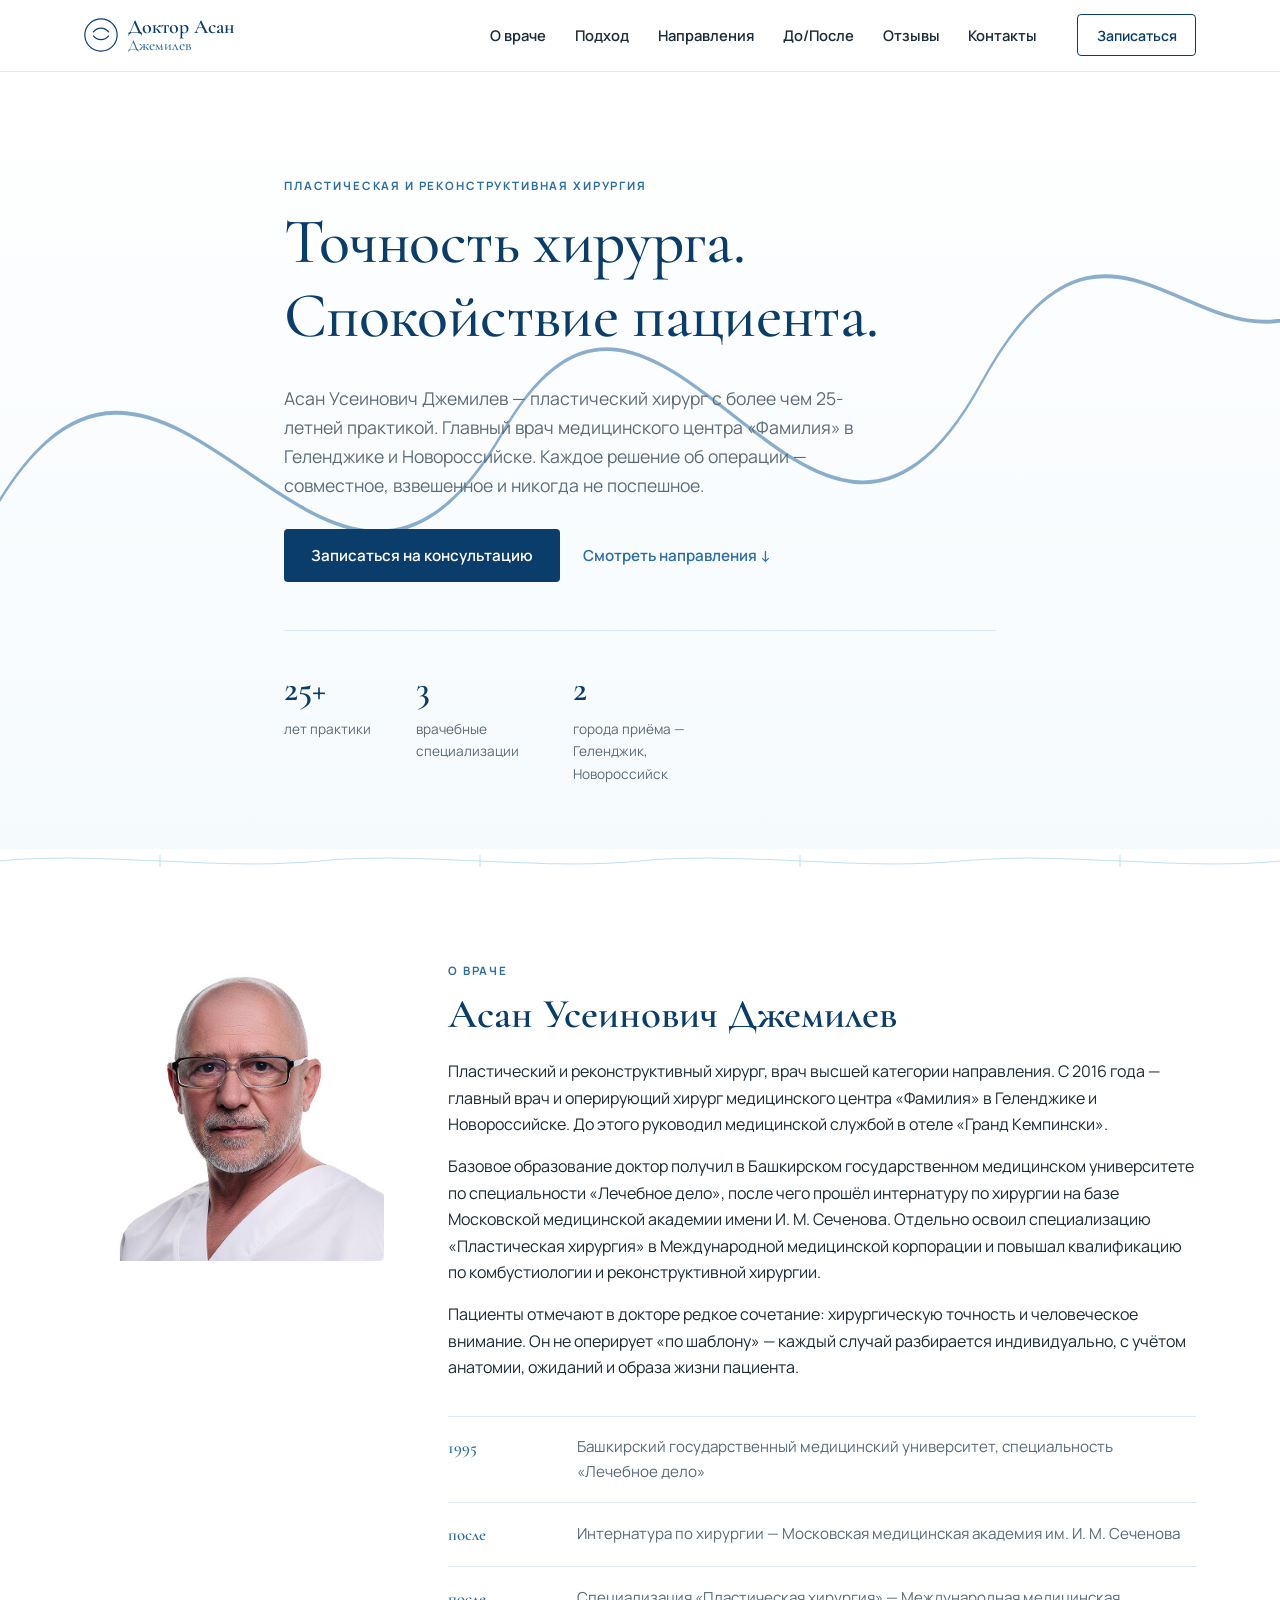
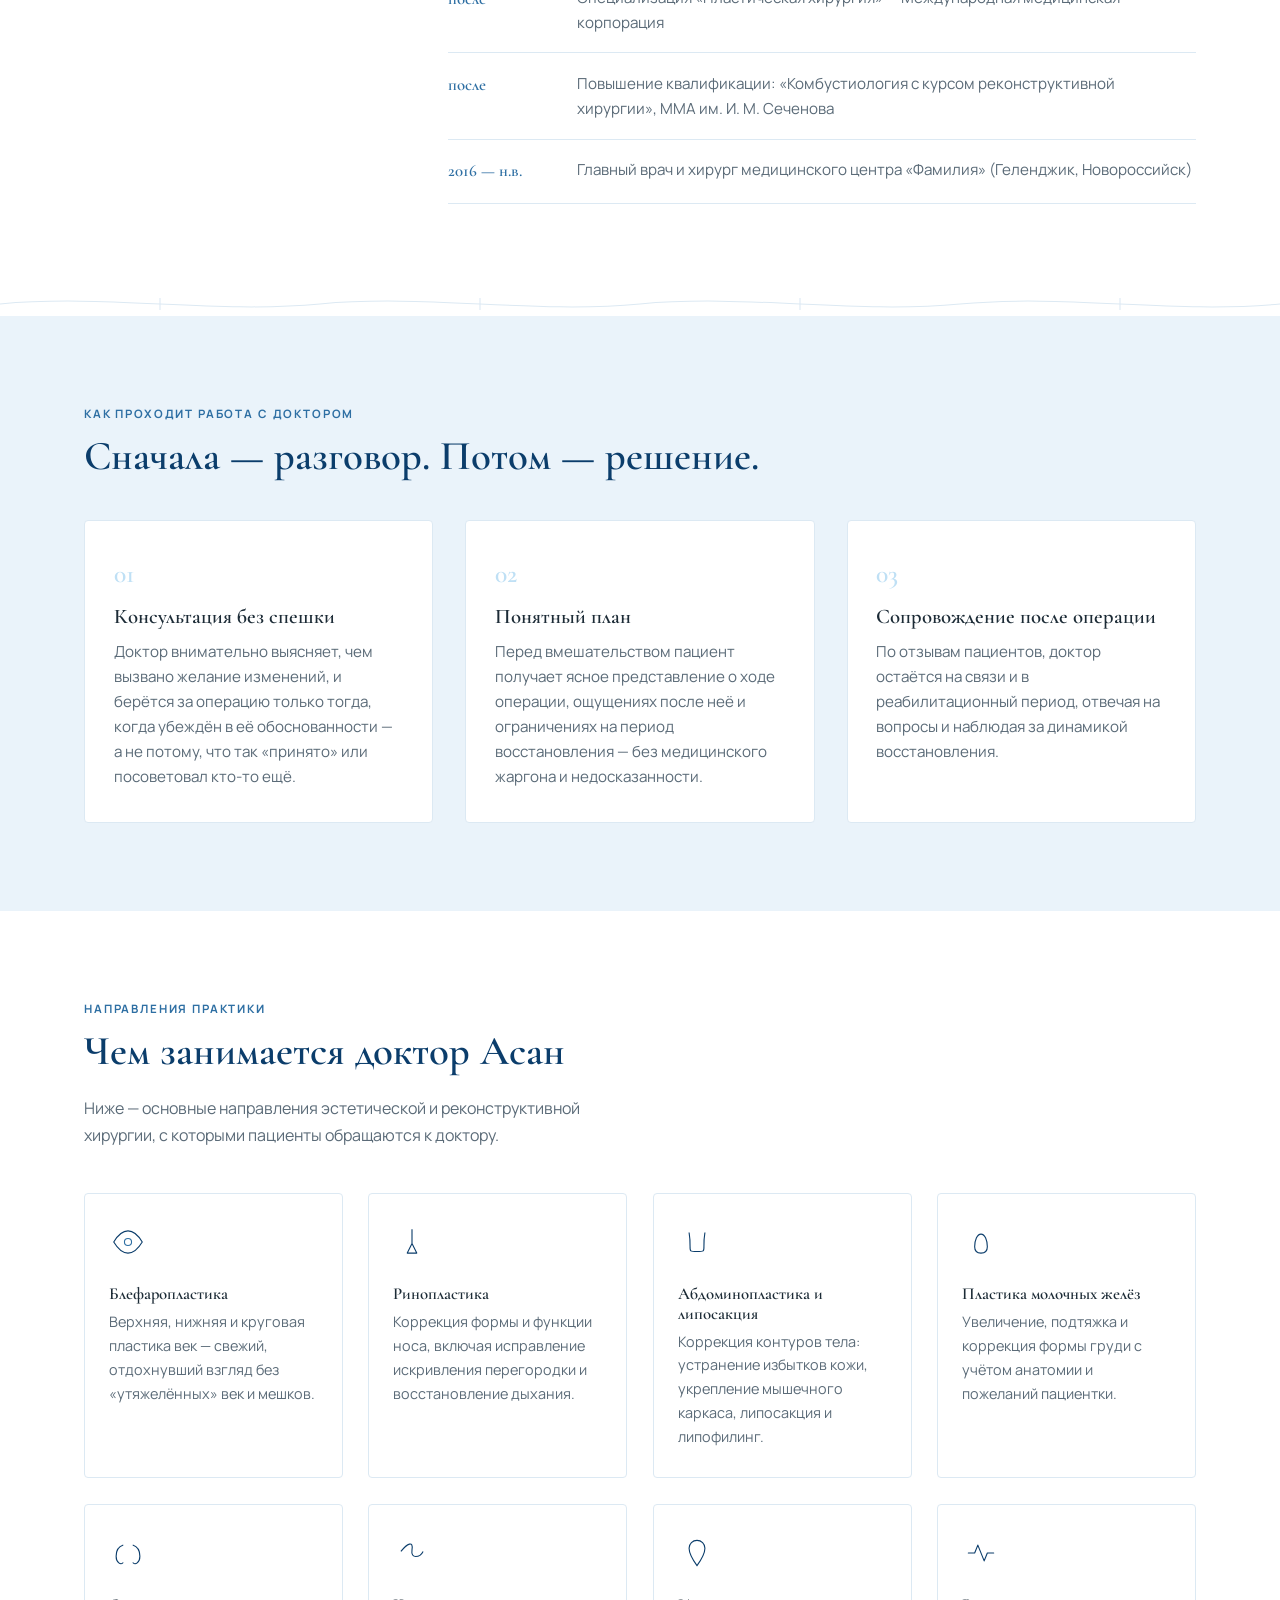
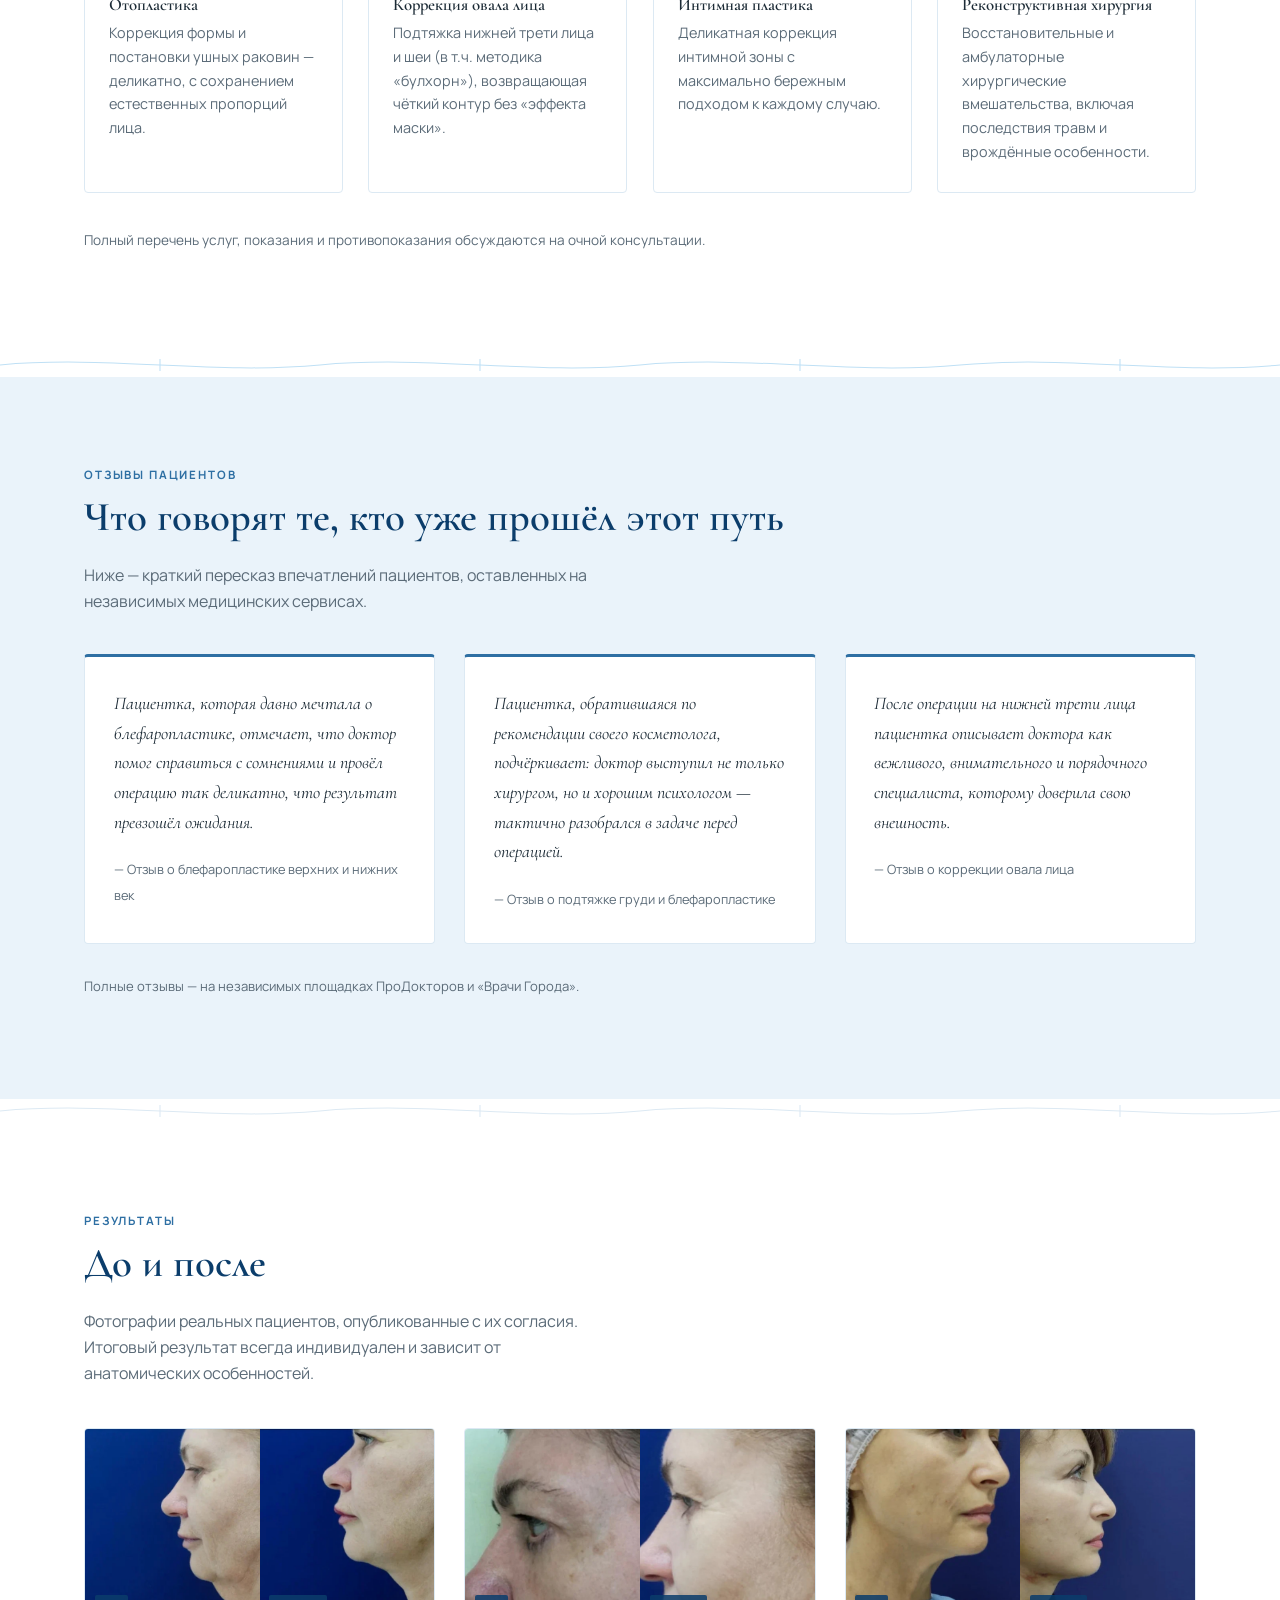
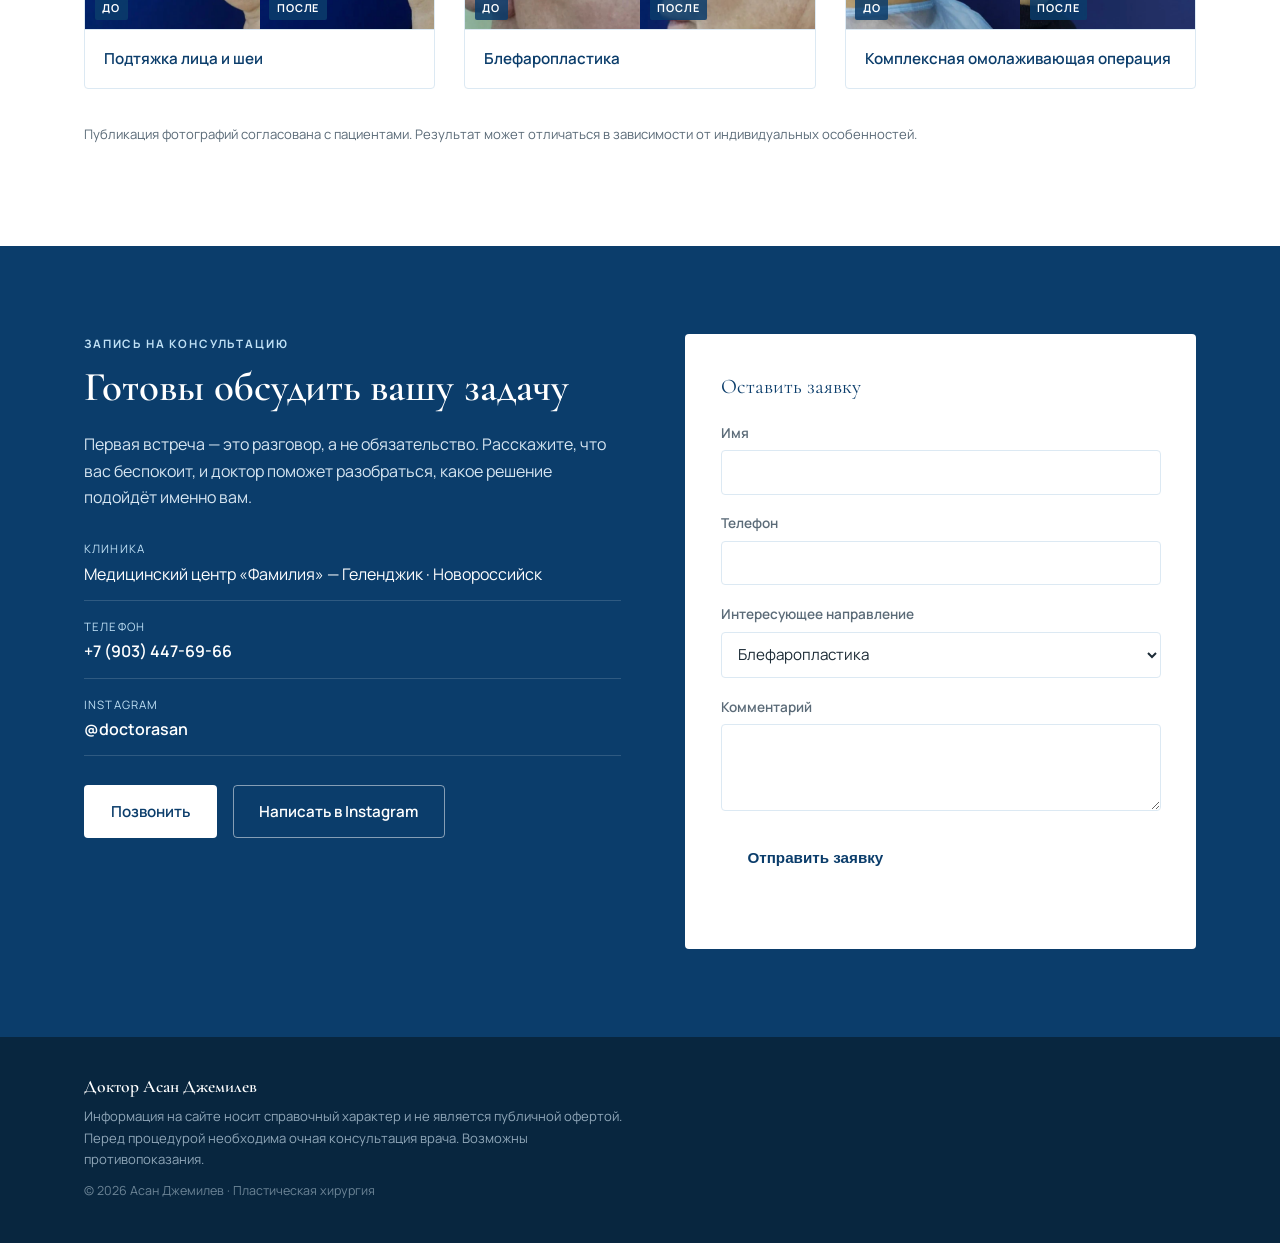
<file: index.html>
<!DOCTYPE html>
<html lang="ru">
<head>
<meta charset="UTF-8">
<meta name="viewport" content="width=device-width, initial-scale=1.0">
<title>Асан Джемилев — пластический хирург</title>
<meta name="description" content="Асан Усеинович Джемилев — пластический хирург, более 25 лет практики. Блефаропластика, ринопластика, абдоминопластика, пластика груди. Геленджик, Новороссийск.">
<link rel="icon" href="favicon.svg" type="image/svg+xml">
<link rel="preconnect" href="https://fonts.googleapis.com">
<link rel="preconnect" href="https://fonts.gstatic.com" crossorigin>
<link href="https://fonts.googleapis.com/css2?family=Cormorant+Garamond:ital,wght@0,400;0,500;0,600;1,500&family=Manrope:wght@400;500;600;700&display=swap" rel="stylesheet">
<link rel="stylesheet" href="style.css">
</head>
<body>

<a class="skip-link" href="#main">Перейти к содержанию</a>

<header class="site-header">
  <div class="wrap header-inner">
    <a href="#top" class="brand">
      <span class="brand-mark" aria-hidden="true">
        <svg viewBox="0 0 40 40" width="34" height="34"><circle cx="20" cy="20" r="19" fill="none" stroke="currentColor" stroke-width="1.4"/><path d="M11 21c2.5 3 5 4.4 9 4.4s6.5-1.4 9-4.4M11 16.4c2.5-3 5-4.4 9-4.4s6.5 1.4 9 4.4" fill="none" stroke="currentColor" stroke-width="1.4" stroke-linecap="round"/></svg>
      </span>
      <span class="brand-text">Доктор Асан<span class="brand-sub">Джемилев</span></span>
    </a>
    <nav class="main-nav" aria-label="Основная навигация">
      <a href="#about">О враче</a>
      <a href="#approach">Подход</a>
      <a href="#services">Направления</a>
      <a href="#before-after">До/После</a>
      <a href="#reviews">Отзывы</a>
      <a href="#contact">Контакты</a>
    </nav>
    <a class="btn btn-ghost header-cta" href="#contact">Записаться</a>
    <button class="nav-toggle" aria-label="Открыть меню" aria-expanded="false">
      <span></span><span></span><span></span>
    </button>
  </div>
</header>

<main id="main">

  <!-- HERO -->
  <section class="hero" id="top">
    <div class="hero-suture" aria-hidden="true">
      <svg viewBox="0 0 1200 300" preserveAspectRatio="none">
        <path id="suturePath" d="M-20,180 C150,40 300,260 470,140 C620,30 760,240 920,120 C1040,30 1120,120 1240,90" fill="none" stroke="#2E6FA3" stroke-width="1.5"/>
      </svg>
    </div>
    <div class="wrap hero-inner">
      <p class="eyebrow">Пластическая и реконструктивная хирургия</p>
      <h1>Точность хирурга.<br>Спокойствие пациента.</h1>
      <p class="hero-lead">Асан Усеинович Джемилев — пластический хирург с более чем 25-летней практикой. Главный врач медицинского центра «Фамилия» в Геленджике и Новороссийске. Каждое решение об операции — совместное, взвешенное и никогда не поспешное.</p>
      <div class="hero-actions">
        <a href="#contact" class="btn btn-primary">Записаться на консультацию</a>
        <a href="#services" class="btn btn-text">Смотреть направления ↓</a>
      </div>
      <dl class="hero-stats">
        <div><dt>25+</dt><dd>лет практики</dd></div>
        <div><dt>3</dt><dd>врачебные специализации</dd></div>
        <div><dt>2</dt><dd>города приёма — Геленджик, Новороссийск</dd></div>
      </dl>
    </div>
  </section>

  <div class="divider" aria-hidden="true"><svg viewBox="0 0 1200 24" preserveAspectRatio="none"><path d="M0,12 C100,2 200,22 300,12 C400,2 500,22 600,12 C700,2 800,22 900,12 C1000,2 1100,22 1200,12" fill="none" stroke="currentColor" stroke-width="1"/><g stroke="currentColor" stroke-width="1"><line x1="150" y1="6" x2="150" y2="18"/><line x1="450" y1="6" x2="450" y2="18"/><line x1="750" y1="6" x2="750" y2="18"/><line x1="1050" y1="6" x2="1050" y2="18"/></g></svg></div>

  <!-- ABOUT -->
  <section class="section about" id="about">
    <div class="wrap about-grid">
      <div class="about-portrait"><img src="docasan.jpg" alt="Асан Усеинович Джемилев, пластический хирург" class="portrait-art">
      </div>
      <div class="about-copy">
        <p class="eyebrow">О враче</p>
        <h2>Асан Усеинович Джемилев</h2>
        <p>Пластический и реконструктивный хирург, врач высшей категории направления. С 2016 года — главный врач и оперирующий хирург медицинского центра «Фамилия» в Геленджике и Новороссийске. До этого руководил медицинской службой в отеле «Гранд Кемпински».</p>
        <p>Базовое образование доктор получил в Башкирском государственном медицинском университете по специальности «Лечебное дело», после чего прошёл интернатуру по хирургии на базе Московской медицинской академии имени И. М. Сеченова. Отдельно освоил специализацию «Пластическая хирургия» в Международной медицинской корпорации и повышал квалификацию по комбустиологии и реконструктивной хирургии.</p>
        <p>Пациенты отмечают в докторе редкое сочетание: хирургическую точность и человеческое внимание. Он не оперирует «по шаблону» — каждый случай разбирается индивидуально, с учётом анатомии, ожиданий и образа жизни пациента.</p>

        <div class="timeline" aria-label="Образование и опыт">
          <div class="timeline-item">
            <span class="timeline-year">1995</span>
            <p>Башкирский государственный медицинский университет, специальность «Лечебное дело»</p>
          </div>
          <div class="timeline-item">
            <span class="timeline-year">после</span>
            <p>Интернатура по хирургии — Московская медицинская академия им. И. М. Сеченова</p>
          </div>
          <div class="timeline-item">
            <span class="timeline-year">после</span>
            <p>Специализация «Пластическая хирургия» — Международная медицинская корпорация</p>
          </div>
          <div class="timeline-item">
            <span class="timeline-year">после</span>
            <p>Повышение квалификации: «Комбустиология с курсом реконструктивной хирургии», ММА им. И. М. Сеченова</p>
          </div>
          <div class="timeline-item">
            <span class="timeline-year">2016 — н.в.</span>
            <p>Главный врач и хирург медицинского центра «Фамилия» (Геленджик, Новороссийск)</p>
          </div>
        </div>
      </div>
    </div>
  </section>

  <div class="divider divider-alt" aria-hidden="true"><svg viewBox="0 0 1200 24" preserveAspectRatio="none"><path d="M0,12 C100,2 200,22 300,12 C400,2 500,22 600,12 C700,2 800,22 900,12 C1000,2 1100,22 1200,12" fill="none" stroke="currentColor" stroke-width="1"/><g stroke="currentColor" stroke-width="1"><line x1="150" y1="6" x2="150" y2="18"/><line x1="450" y1="6" x2="450" y2="18"/><line x1="750" y1="6" x2="750" y2="18"/><line x1="1050" y1="6" x2="1050" y2="18"/></g></svg></div>

  <!-- APPROACH -->
  <section class="section approach" id="approach">
    <div class="wrap">
      <p class="eyebrow">Как проходит работа с доктором</p>
      <h2>Сначала — разговор. Потом — решение.</h2>
      <div class="approach-grid">
        <article class="approach-card">
          <span class="approach-num">01</span>
          <h3>Консультация без спешки</h3>
          <p>Доктор внимательно выясняет, чем вызвано желание изменений, и берётся за операцию только тогда, когда убеждён в её обоснованности — а не потому, что так «принято» или посоветовал кто-то ещё.</p>
        </article>
        <article class="approach-card">
          <span class="approach-num">02</span>
          <h3>Понятный план</h3>
          <p>Перед вмешательством пациент получает ясное представление о ходе операции, ощущениях после неё и ограничениях на период восстановления — без медицинского жаргона и недосказанности.</p>
        </article>
        <article class="approach-card">
          <span class="approach-num">03</span>
          <h3>Сопровождение после операции</h3>
          <p>По отзывам пациентов, доктор остаётся на связи и в реабилитационный период, отвечая на вопросы и наблюдая за динамикой восстановления.</p>
        </article>
      </div>
    </div>
  </section>

  <!-- SERVICES -->
  <section class="section services" id="services">
    <div class="wrap">
      <p class="eyebrow">Направления практики</p>
      <h2>Чем занимается доктор Асан</h2>
      <p class="section-lead">Ниже — основные направления эстетической и реконструктивной хирургии, с которыми пациенты обращаются к доктору.</p>

      <div class="services-grid">

        <article class="service-card">
          <svg class="service-icon" viewBox="0 0 48 48" aria-hidden="true"><path d="M6 24c6-10 12-14 18-14s12 4 18 14c-6 10-12 14-18 14S12 34 6 24Z" fill="none" stroke="#0B3D6B" stroke-width="1.4"/><circle cx="24" cy="24" r="4.5" fill="none" stroke="#2E6FA3" stroke-width="1.4"/></svg>
          <h3>Блефаропластика</h3>
          <p>Верхняя, нижняя и круговая пластика век — свежий, отдохнувший взгляд без «утяжелённых» век и мешков.</p>
        </article>

        <article class="service-card">
          <svg class="service-icon" viewBox="0 0 48 48" aria-hidden="true"><path d="M24 8v18l-6 12h12l-6-12" fill="none" stroke="#0B3D6B" stroke-width="1.4" stroke-linejoin="round"/></svg>
          <h3>Ринопластика</h3>
          <p>Коррекция формы и функции носа, включая исправление искривления перегородки и восстановление дыхания.</p>
        </article>

        <article class="service-card">
          <svg class="service-icon" viewBox="0 0 48 48" aria-hidden="true"><path d="M14 12c4 24-4 24 10 24s6 0 10-24" fill="none" stroke="#0B3D6B" stroke-width="1.4"/></svg>
          <h3>Абдоминопластика и липосакция</h3>
          <p>Коррекция контуров тела: устранение избытков кожи, укрепление мышечного каркаса, липосакция и липофилинг.</p>
        </article>

        <article class="service-card">
          <svg class="service-icon" viewBox="0 0 48 48" aria-hidden="true"><path d="M16 30c0-8 3-16 8-16s8 8 8 16c0 6-4 8-8 8s-8-2-8-8Z" fill="none" stroke="#0B3D6B" stroke-width="1.4"/></svg>
          <h3>Пластика молочных желёз</h3>
          <p>Увеличение, подтяжка и коррекция формы груди с учётом анатомии и пожеланий пациентки.</p>
        </article>

        <article class="service-card">
          <svg class="service-icon" viewBox="0 0 48 48" aria-hidden="true"><path d="M18 14c-6 2-9 8-9 14 0 8 6 12 9 8M30 14c6 2 9 8 9 14 0 8-6 12-9 8" fill="none" stroke="#0B3D6B" stroke-width="1.4"/></svg>
          <h3>Отопластика</h3>
          <p>Коррекция формы и постановки ушных раковин — деликатно, с сохранением естественных пропорций лица.</p>
        </article>

        <article class="service-card">
          <svg class="service-icon" viewBox="0 0 48 48" aria-hidden="true"><path d="M10 22c8-10 16-14 14-2-2 12 10 10 14 2" fill="none" stroke="#0B3D6B" stroke-width="1.4"/></svg>
          <h3>Коррекция овала лица</h3>
          <p>Подтяжка нижней трети лица и шеи (в т.ч. методика «булхорн»), возвращающая чёткий контур без «эффекта маски».</p>
        </article>

        <article class="service-card">
          <svg class="service-icon" viewBox="0 0 48 48" aria-hidden="true"><path d="M24 8a10 10 0 0 1 10 10c0 8-10 22-10 22s-10-14-10-22A10 10 0 0 1 24 8Z" fill="none" stroke="#0B3D6B" stroke-width="1.4"/></svg>
          <h3>Интимная пластика</h3>
          <p>Деликатная коррекция интимной зоны с максимально бережным подходом к каждому случаю.</p>
        </article>

        <article class="service-card">
          <svg class="service-icon" viewBox="0 0 48 48" aria-hidden="true"><path d="M8 24h8l4-10 8 20 4-10h8" fill="none" stroke="#0B3D6B" stroke-width="1.4" stroke-linejoin="round" stroke-linecap="round"/></svg>
          <h3>Реконструктивная хирургия</h3>
          <p>Восстановительные и амбулаторные хирургические вмешательства, включая последствия травм и врождённые особенности.</p>
        </article>

      </div>

      <p class="services-note">Полный перечень услуг, показания и противопоказания обсуждаются на очной консультации.</p>
    </div>
  </section>

  <div class="divider" aria-hidden="true"><svg viewBox="0 0 1200 24" preserveAspectRatio="none"><path d="M0,12 C100,2 200,22 300,12 C400,2 500,22 600,12 C700,2 800,22 900,12 C1000,2 1100,22 1200,12" fill="none" stroke="currentColor" stroke-width="1"/><g stroke="currentColor" stroke-width="1"><line x1="150" y1="6" x2="150" y2="18"/><line x1="450" y1="6" x2="450" y2="18"/><line x1="750" y1="6" x2="750" y2="18"/><line x1="1050" y1="6" x2="1050" y2="18"/></g></svg></div>

  <!-- REVIEWS -->
  <section class="section reviews" id="reviews">
    <div class="wrap">
      <p class="eyebrow">Отзывы пациентов</p>
      <h2>Что говорят те, кто уже прошёл этот путь</h2>
      <p class="section-lead">Ниже — краткий пересказ впечатлений пациентов, оставленных на независимых медицинских сервисах.</p>

      <div class="reviews-grid">
        <blockquote class="review-card">
          <p>Пациентка, которая давно мечтала о блефаропластике, отмечает, что доктор помог справиться с сомнениями и провёл операцию так деликатно, что результат превзошёл ожидания.</p>
          <cite>— Отзыв о блефаропластике верхних и нижних век</cite>
        </blockquote>
        <blockquote class="review-card">
          <p>Пациентка, обратившаяся по рекомендации своего косметолога, подчёркивает: доктор выступил не только хирургом, но и хорошим психологом — тактично разобрался в задаче перед операцией.</p>
          <cite>— Отзыв о подтяжке груди и блефаропластике</cite>
        </blockquote>
        <blockquote class="review-card">
          <p>После операции на нижней трети лица пациентка описывает доктора как вежливого, внимательного и порядочного специалиста, которому доверила свою внешность.</p>
          <cite>— Отзыв о коррекции овала лица</cite>
        </blockquote>
      </div>

      <p class="reviews-source">Полные отзывы — на независимых площадках ПроДокторов и «Врачи Города».</p>
    </div>
  </section>

  <div class="divider divider-alt" aria-hidden="true"><svg viewBox="0 0 1200 24" preserveAspectRatio="none"><path d="M0,12 C100,2 200,22 300,12 C400,2 500,22 600,12 C700,2 800,22 900,12 C1000,2 1100,22 1200,12" fill="none" stroke="currentColor" stroke-width="1"/><g stroke="currentColor" stroke-width="1"><line x1="150" y1="6" x2="150" y2="18"/><line x1="450" y1="6" x2="450" y2="18"/><line x1="750" y1="6" x2="750" y2="18"/><line x1="1050" y1="6" x2="1050" y2="18"/></g></svg></div>

  <!-- BEFORE / AFTER -->
  <section class="section before-after" id="before-after">
    <div class="wrap">
      <p class="eyebrow">Результаты</p>
      <h2>До и после</h2>
      <p class="section-lead">Фотографии реальных пациентов, опубликованные с их согласия. Итоговый результат всегда индивидуален и зависит от анатомических особенностей.</p>

      <div class="ba-grid">

        <article class="ba-card">
          <div class="ba-images">
            <figure><img src="1.jpg" alt="До операции"><figcaption>До</figcaption></figure>
            <figure><img src="1.1.jpg" alt="После операции"><figcaption>После</figcaption></figure>
          </div>
          <p class="ba-label">Подтяжка лица и шеи</p>
        </article>

        <article class="ba-card">
          <div class="ba-images">
            <figure><img src="2.jpg" alt="До операции"><figcaption>До</figcaption></figure>
            <figure><img src="2.2.jpg" alt="После операции"><figcaption>После</figcaption></figure>
          </div>
          <p class="ba-label">Блефаропластика</p>
        </article>

        <article class="ba-card">
          <div class="ba-images">
            <figure><img src="3.jpg" alt="До операции"><figcaption>До</figcaption></figure>
            <figure><img src="3.3.jpg" alt="После операции"><figcaption>После</figcaption></figure>
          </div>
          <p class="ba-label">Комплексная омолаживающая операция</p>
        </article>

      </div>

      <p class="ba-note">Публикация фотографий согласована с пациентами. Результат может отличаться в зависимости от индивидуальных особенностей.</p>
    </div>
  </section>

  <!-- CONTACT -->
  <section class="section contact" id="contact">
    <div class="wrap contact-grid">
      <div class="contact-copy">
        <p class="eyebrow">Запись на консультацию</p>
        <h2>Готовы обсудить вашу задачу</h2>
        <p>Первая встреча — это разговор, а не обязательство. Расскажите, что вас беспокоит, и доктор поможет разобраться, какое решение подойдёт именно вам.</p>

        <ul class="contact-list">
          <li>
            <span class="contact-label">Клиника</span>
            <span>Медицинский центр «Фамилия» — Геленджик · Новороссийск</span>
          </li>
          <li>
            <span class="contact-label">Телефон</span>
            <a href="tel:+79034476966">+7 (903) 447-69-66</a>
          </li>
          <li>
            <span class="contact-label">Instagram</span>
            <a href="https://www.instagram.com/doctorasan/" target="_blank" rel="noopener">@doctorasan</a>
          </li>
        </ul>

        <div class="contact-actions">
          <a href="tel:+79034476966" class="btn btn-primary">Позвонить</a>
          <a href="https://www.instagram.com/doctorasan/" target="_blank" rel="noopener" class="btn btn-ghost">Написать в Instagram</a>
        </div>
      </div>

      <form class="contact-form" id="contactForm">
        <p class="form-title">Оставить заявку</p>
        <label>
          Имя
          <input type="text" name="name" required autocomplete="name">
        </label>
        <label>
          Телефон
          <input type="tel" name="phone" required autocomplete="tel">
        </label>
        <label>
          Интересующее направление
          <select name="topic">
            <option>Блефаропластика</option>
            <option>Ринопластика</option>
            <option>Абдоминопластика и липосакция</option>
            <option>Пластика молочных желёз</option>
            <option>Отопластика</option>
            <option>Коррекция овала лица</option>
            <option>Другое</option>
          </select>
        </label>
        <label>
          Комментарий
          <textarea name="message" rows="3"></textarea>
        </label>
        <button type="submit" class="btn btn-primary form-submit">Отправить заявку</button>
        <p class="form-note" id="formNote" role="status"></p>
      </form>
    </div>
  </section>

</main>

<footer class="site-footer">
  <div class="wrap footer-inner">
    <span class="brand-text small">Доктор Асан Джемилев</span>
    <p>Информация на сайте носит справочный характер и не является публичной офертой. Перед процедурой необходима очная консультация врача. Возможны противопоказания.</p>
    <span class="footer-copy">© <span id="year"></span> Асан Джемилев · Пластическая хирургия</span>
  </div>
</footer>

<script src="script.js"></script></script>
</body>
</html>
</file>
<file: style.css>
/* ============ TOKENS ============ */
:root{
  --color-bg:#ffffff;
  --color-bg-alt:#EAF3FA;
  --color-primary:#0B3D6B;
  --color-accent:#2E6FA3;
  --color-accent-soft:#BFE0F5;
  --color-text:#1C2B36;
  --color-text-muted:#5B6B78;
  --color-border:#DCE9F3;

  --font-display:'Cormorant Garamond', serif;
  --font-body:'Manrope', sans-serif;

  --container:1160px;
  --radius:4px;
  --transition:180ms ease;
}

*,*::before,*::after{box-sizing:border-box;}
html{scroll-behavior:smooth;}
@media (prefers-reduced-motion: reduce){
  html{scroll-behavior:auto;}
  *,*::before,*::after{animation-duration:0.001ms !important; animation-iteration-count:1 !important; transition-duration:0.001ms !important;}
}

body{
  margin:0;
  background:var(--color-bg);
  color:var(--color-text);
  font-family:var(--font-body);
  font-size:16px;
  line-height:1.65;
  -webkit-font-smoothing:antialiased;
}

h1,h2,h3{
  font-family:var(--font-display);
  color:var(--color-primary);
  line-height:1.15;
  margin:0 0 .5em;
  font-weight:600;
}

h1{font-size:clamp(2.6rem,5vw,4.4rem); font-weight:500; letter-spacing:-0.01em;}
h2{font-size:clamp(1.9rem,3.2vw,2.6rem);}
h3{font-size:1.3rem; color:var(--color-text);}

p{margin:0 0 1em;}
a{color:var(--color-accent); text-decoration:none;}
a:hover{color:var(--color-primary);}

a:focus-visible, button:focus-visible, input:focus-visible, textarea:focus-visible, select:focus-visible{
  outline:2px solid var(--color-accent);
  outline-offset:3px;
}

.skip-link{
  position:absolute; left:-999px; top:0; background:var(--color-primary); color:#fff;
  padding:.6em 1em; z-index:200;
}
.skip-link:focus{left:1rem; top:1rem;}

.wrap{
  max-width:var(--container);
  margin:0 auto;
  padding:0 1.5rem;
}

.eyebrow{
  font-family:var(--font-body);
  font-weight:700;
  font-size:.72rem;
  letter-spacing:.16em;
  text-transform:uppercase;
  color:var(--color-accent);
  margin-bottom:.9em;
}

.section{padding:5.5rem 0;}
.section-lead{max-width:52ch; color:var(--color-text-muted);}

/* ============ BUTTONS ============ */
.btn{
  display:inline-flex;
  align-items:center;
  gap:.5em;
  padding:.85em 1.7em;
  border-radius:var(--radius);
  font-weight:600;
  font-size:.95rem;
  border:1px solid transparent;
  transition:background var(--transition), color var(--transition), border-color var(--transition), transform var(--transition);
  cursor:pointer;
}
.btn-primary{background:var(--color-primary); color:#fff;}
.btn-primary:hover{background:#092c4d; color:#fff; transform:translateY(-1px);}
.btn-ghost{background:transparent; color:var(--color-primary); border-color:var(--color-primary);}
.btn-ghost:hover{background:var(--color-primary); color:#fff;}
.btn-text{color:var(--color-accent); padding:.85em .2em;}
.btn-text:hover{color:var(--color-primary);}

/* ============ HEADER ============ */
.site-header{
  position:sticky; top:0; z-index:100;
  background:rgba(255,255,255,.9);
  backdrop-filter:blur(8px);
  border-bottom:1px solid var(--color-border);
}
.header-inner{
  display:flex; align-items:center; gap:2rem;
  padding:.9rem 1.5rem;
}
.brand{display:flex; align-items:center; gap:.6rem; color:var(--color-primary);}
.brand-mark{display:flex; color:var(--color-primary);}
.brand-text{
  font-family:var(--font-display);
  font-size:1.25rem; font-weight:600; color:var(--color-primary);
  display:flex; flex-direction:column; line-height:1.05;
}
.brand-sub{font-size:.95rem; font-weight:500; color:var(--color-accent);}
.brand-text.small{font-size:1.1rem;}

.main-nav{
  display:flex; gap:1.8rem; margin-left:auto;
}
.main-nav a{
  color:var(--color-text); font-weight:600; font-size:.92rem;
}
.main-nav a:hover{color:var(--color-accent);}

.header-cta{margin-left:.5rem; padding:.6em 1.3em; font-size:.88rem;}

.nav-toggle{
  display:none; flex-direction:column; gap:5px; background:none; border:none; padding:.4rem;
}
.nav-toggle span{width:22px; height:2px; background:var(--color-primary);}

/* ============ HERO ============ */
.hero{
  position:relative;
  padding:6.5rem 0 4rem;
  overflow:hidden;
  background:linear-gradient(180deg,#ffffff 0%, #F5FAFD 100%);
}
.hero-suture{
  position:absolute; inset:0; opacity:.55; pointer-events:none;
}
.hero-suture svg{width:100%; height:100%;}
#suturePath{
  stroke-dasharray:1600;
  stroke-dashoffset:1600;
  animation:draw 2.4s ease forwards .3s;
}
@keyframes draw{to{stroke-dashoffset:0;}}

.hero-inner{position:relative; max-width:760px;}
.hero-lead{font-size:1.1rem; color:var(--color-text-muted); max-width:56ch;}
.hero-actions{display:flex; align-items:center; gap:1.2rem; flex-wrap:wrap; margin:1.8rem 0 3rem;}

.hero-stats{
  display:flex; gap:2.8rem; flex-wrap:wrap;
  border-top:1px solid var(--color-border);
  padding-top:1.8rem; margin:0;
}
.hero-stats > div{display:flex; flex-direction:column;}
.hero-stats dt{
  font-family:var(--font-display); font-size:2.2rem; color:var(--color-primary); font-weight:600;
}
.hero-stats dd{margin:0; font-size:.85rem; color:var(--color-text-muted); max-width:14ch;}

/* ============ DIVIDER (signature suture motif) ============ */
.divider{color:var(--color-accent-soft); line-height:0;}
.divider svg{width:100%; height:24px; display:block;}
.divider-alt{color:var(--color-border);}

/* ============ ABOUT ============ */
.about{background:var(--color-bg);}
.about-grid{
  display:grid; grid-template-columns:300px 1fr; gap:4rem; align-items:start;
}
.about-portrait{position:sticky; top:6rem;}
.portrait-art{width:100%; height:auto; border-radius:var(--radius);}

.timeline{margin-top:2.2rem; border-top:1px solid var(--color-border);}
.timeline-item{
  display:grid; grid-template-columns:110px 1fr; gap:1.2rem;
  padding:1.1rem 0; border-bottom:1px solid var(--color-border);
}
.timeline-year{
  font-family:var(--font-display); color:var(--color-accent); font-weight:600; font-size:1.05rem;
}
.timeline-item p{margin:0; color:var(--color-text-muted); font-size:.95rem;}

/* ============ APPROACH ============ */
.approach{background:var(--color-bg-alt);}
.approach-grid{
  display:grid; grid-template-columns:repeat(3,1fr); gap:2rem; margin-top:2.5rem;
}
.approach-card{
  background:#fff; padding:2rem 1.8rem; border-radius:var(--radius); border:1px solid var(--color-border);
}
.approach-num{
  font-family:var(--font-display); font-size:1.6rem; color:var(--color-accent-soft); font-weight:600;
  display:block; margin-bottom:.6rem;
}
.approach-card h3{margin-bottom:.5em;}
.approach-card p{color:var(--color-text-muted); font-size:.95rem; margin:0;}

/* ============ SERVICES ============ */
.services-grid{
  display:grid; grid-template-columns:repeat(4,1fr); gap:1.6rem; margin-top:2.8rem;
}
.service-card{
  border:1px solid var(--color-border); border-radius:var(--radius);
  padding:1.8rem 1.5rem; background:#fff;
  transition:border-color var(--transition), transform var(--transition), box-shadow var(--transition);
}
.service-card:hover{
  border-color:var(--color-accent-soft);
  transform:translateY(-3px);
  box-shadow:0 12px 28px -18px rgba(11,61,107,.35);
}
.service-icon{width:38px; height:38px; margin-bottom:1rem;}
.service-card h3{font-size:1.05rem; margin-bottom:.4em;}
.service-card p{font-size:.9rem; color:var(--color-text-muted); margin:0;}
.services-note{margin-top:2.2rem; font-size:.85rem; color:var(--color-text-muted);}

/* ============ REVIEWS ============ */
.reviews{background:var(--color-bg-alt);}
.reviews-grid{
  display:grid; grid-template-columns:repeat(3,1fr); gap:1.8rem; margin-top:2.5rem;
}
.review-card{
  margin:0; background:#fff; border-radius:var(--radius); padding:2rem 1.8rem;
  border:1px solid var(--color-border); border-top:3px solid var(--color-accent);
}
.review-card p{
  font-family:var(--font-display); font-style:italic; font-size:1.12rem; color:var(--color-text);
  margin:0 0 1em;
}
.review-card cite{font-size:.8rem; color:var(--color-text-muted); font-style:normal;}
.reviews-source{margin-top:2rem; font-size:.82rem; color:var(--color-text-muted);}

/* ============ CONTACT ============ */
.contact{background:var(--color-primary); color:#fff;}
.contact h2{color:#fff;}
.contact .eyebrow{color:var(--color-accent-soft);}
.contact-copy p{color:#D7E6F2;}
.contact-grid{
  display:grid; grid-template-columns:1fr .95fr; gap:4rem; align-items:start;
}
.contact-list{list-style:none; margin:1.8rem 0; padding:0; display:flex; flex-direction:column; gap:1rem;}
.contact-list li{display:flex; flex-direction:column; gap:.15rem; border-bottom:1px solid rgba(255,255,255,.15); padding-bottom:.8rem;}
.contact-label{font-size:.72rem; text-transform:uppercase; letter-spacing:.1em; color:var(--color-accent-soft);}
.contact-list a{color:#fff; font-weight:600;}
.contact-list a:hover{color:var(--color-accent-soft);}
.contact-actions{display:flex; gap:1rem; flex-wrap:wrap;}
.contact .btn-ghost{color:#fff; border-color:rgba(255,255,255,.5);}
.contact .btn-ghost:hover{background:#fff; color:var(--color-primary);}
.contact .btn-primary{background:#fff; color:var(--color-primary);}
.contact .btn-primary:hover{background:var(--color-accent-soft); color:var(--color-primary);}

.contact-form{
  background:#fff; color:var(--color-text); border-radius:var(--radius);
  padding:2.2rem; display:flex; flex-direction:column; gap:1.1rem;
}
.form-title{font-family:var(--font-display); font-size:1.3rem; color:var(--color-primary); margin:0;}
.contact-form label{display:flex; flex-direction:column; gap:.4rem; font-size:.85rem; color:var(--color-text-muted); font-weight:600;}
.contact-form input, .contact-form select, .contact-form textarea{
  font-family:var(--font-body); font-size:.95rem; padding:.7em .8em;
  border:1px solid var(--color-border); border-radius:var(--radius); color:var(--color-text);
  background:#fff;
}
.contact-form input:focus, .contact-form select:focus, .contact-form textarea:focus{border-color:var(--color-accent);}
.form-submit{margin-top:.4rem;}
.form-note{font-size:.85rem; color:var(--color-accent); min-height:1.2em; margin:0;}

/* ============ FOOTER ============ */
.site-footer{background:#08263F; color:#B9CBDA; padding:2.6rem 0;}
.footer-inner{display:flex; flex-direction:column; gap:.6rem;}
.footer-inner .brand-text{color:#fff;}
.footer-inner p{font-size:.82rem; max-width:70ch; color:#8FA6B8; margin:0;}
.footer-copy{font-size:.78rem; color:#6C8496;}

/* ============ RESPONSIVE ============ */
@media (max-width:960px){
  .about-grid{grid-template-columns:1fr;}
  .about-portrait{position:static; max-width:220px;}
  .approach-grid{grid-template-columns:1fr 1fr;}
  .services-grid{grid-template-columns:repeat(2,1fr);}
  .reviews-grid{grid-template-columns:1fr;}
  .contact-grid{grid-template-columns:1fr; gap:2.5rem;}
}

@media (max-width:720px){
  .main-nav{
    position:fixed; top:64px; left:0; right:0; background:#fff;
    flex-direction:column; padding:1.2rem 1.5rem; gap:1rem;
    border-bottom:1px solid var(--color-border);
    transform:translateY(-8px); opacity:0; pointer-events:none;
    transition:opacity var(--transition), transform var(--transition);
  }
  .main-nav.open{opacity:1; transform:translateY(0); pointer-events:auto;}
  .nav-toggle{display:flex;}
  .header-cta{display:none;}
  .approach-grid{grid-template-columns:1fr;}
  .services-grid{grid-template-columns:1fr;}
  .hero-stats{gap:1.6rem;}
  .timeline-item{grid-template-columns:1fr;}
}

/* ============ BEFORE / AFTER ============ */
.before-after{background:var(--color-bg);}
.ba-grid{
  display:grid; grid-template-columns:repeat(3,1fr); gap:1.8rem; margin-top:2.6rem;
}
.ba-card{
  border:1px solid var(--color-border); border-radius:var(--radius);
  overflow:hidden; background:#fff;
  transition:box-shadow var(--transition), transform var(--transition);
}
.ba-card:hover{
  box-shadow:0 14px 30px -20px rgba(11,61,107,.4);
  transform:translateY(-3px);
}
.ba-images{
  display:grid; grid-template-columns:1fr 1fr;
}
.ba-images figure{
  margin:0; position:relative; background:var(--color-bg-alt);
}
.ba-images img{
  width:100%; height:200px; object-fit:cover; display:block;
}
.ba-images figcaption{
  position:absolute; bottom:.6rem; left:.6rem;
  background:rgba(11,61,107,.85); color:#fff;
  font-size:.68rem; font-weight:700; text-transform:uppercase; letter-spacing:.08em;
  padding:.3em .7em; border-radius:2px;
}
.ba-label{
  margin:0; padding:1rem 1.2rem; font-weight:600; color:var(--color-primary);
  border-top:1px solid var(--color-border); font-size:.95rem;
}
.ba-note{margin-top:2.2rem; font-size:.82rem; color:var(--color-text-muted);}

@media (max-width:960px){
  .ba-grid{grid-template-columns:repeat(2,1fr);}
}
@media (max-width:720px){
  .ba-grid{grid-template-columns:1fr;}
  .ba-images img{height:170px;}
}
</file>
